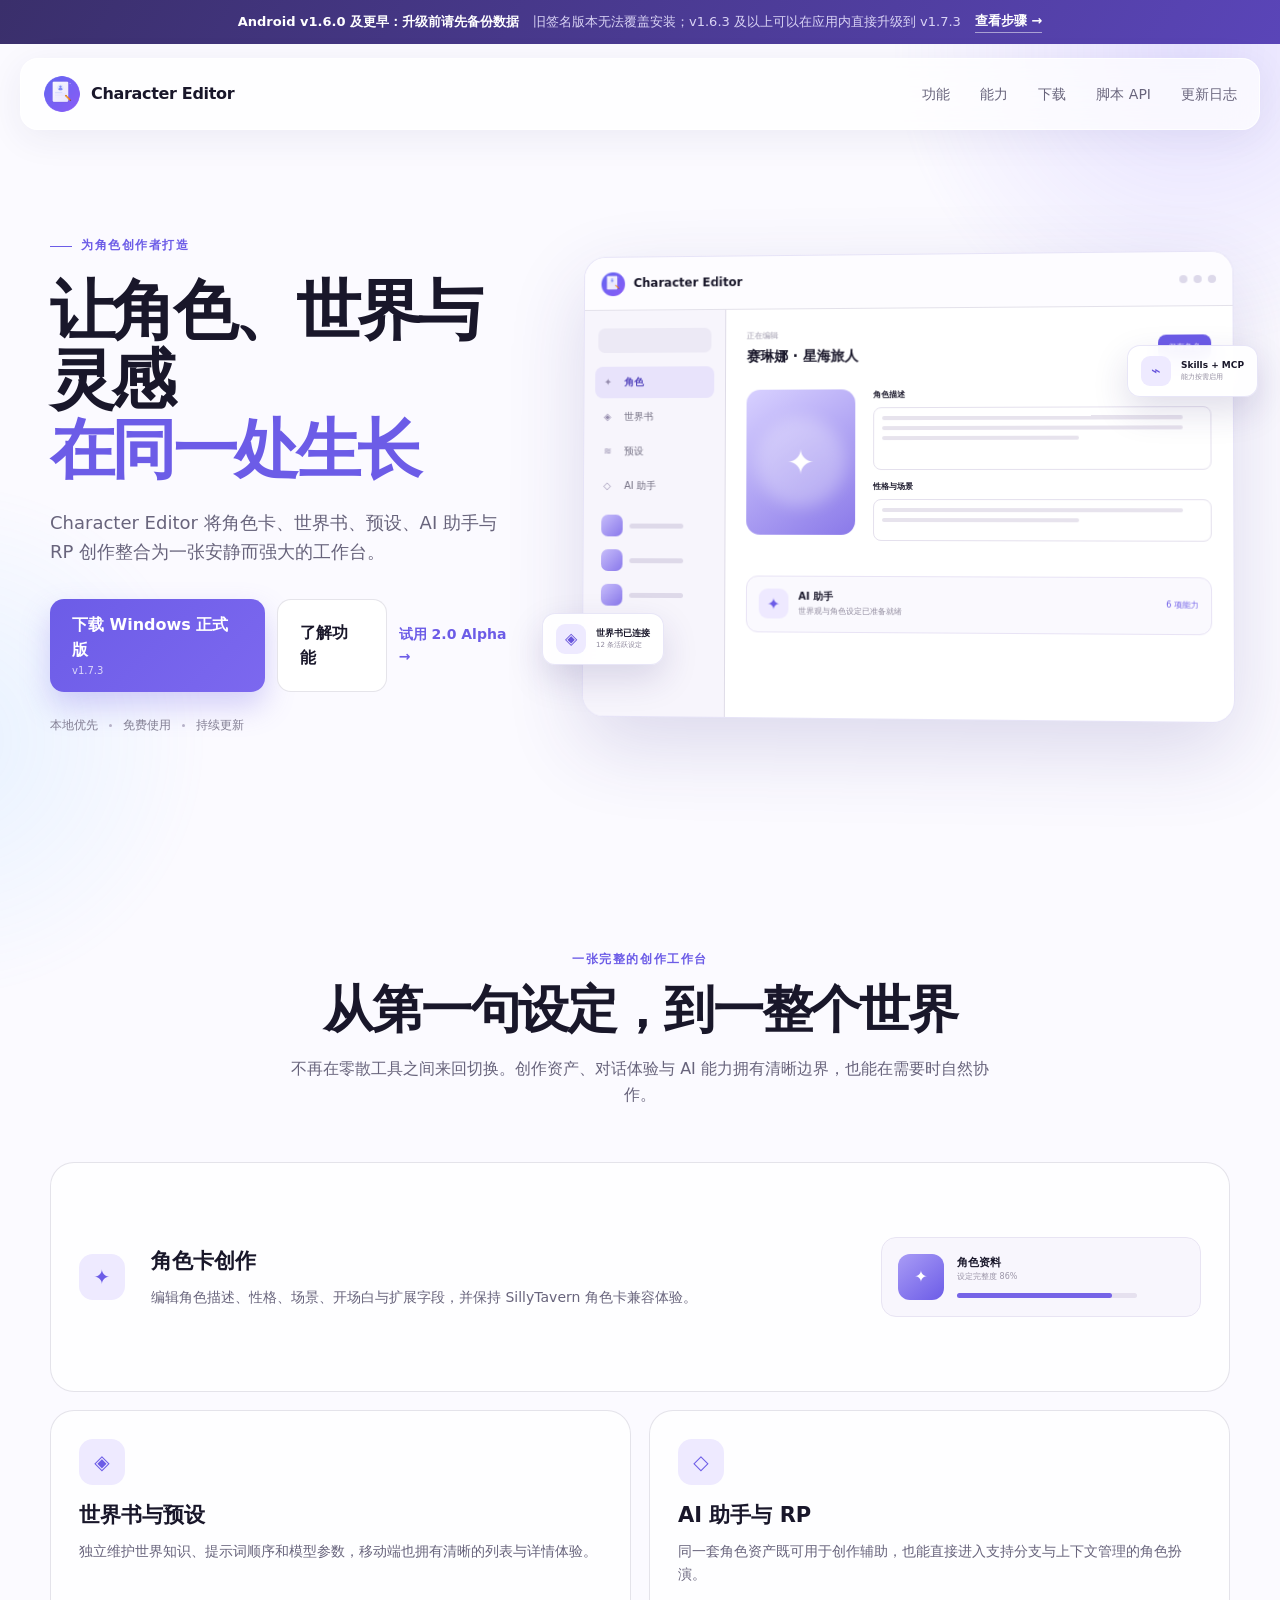
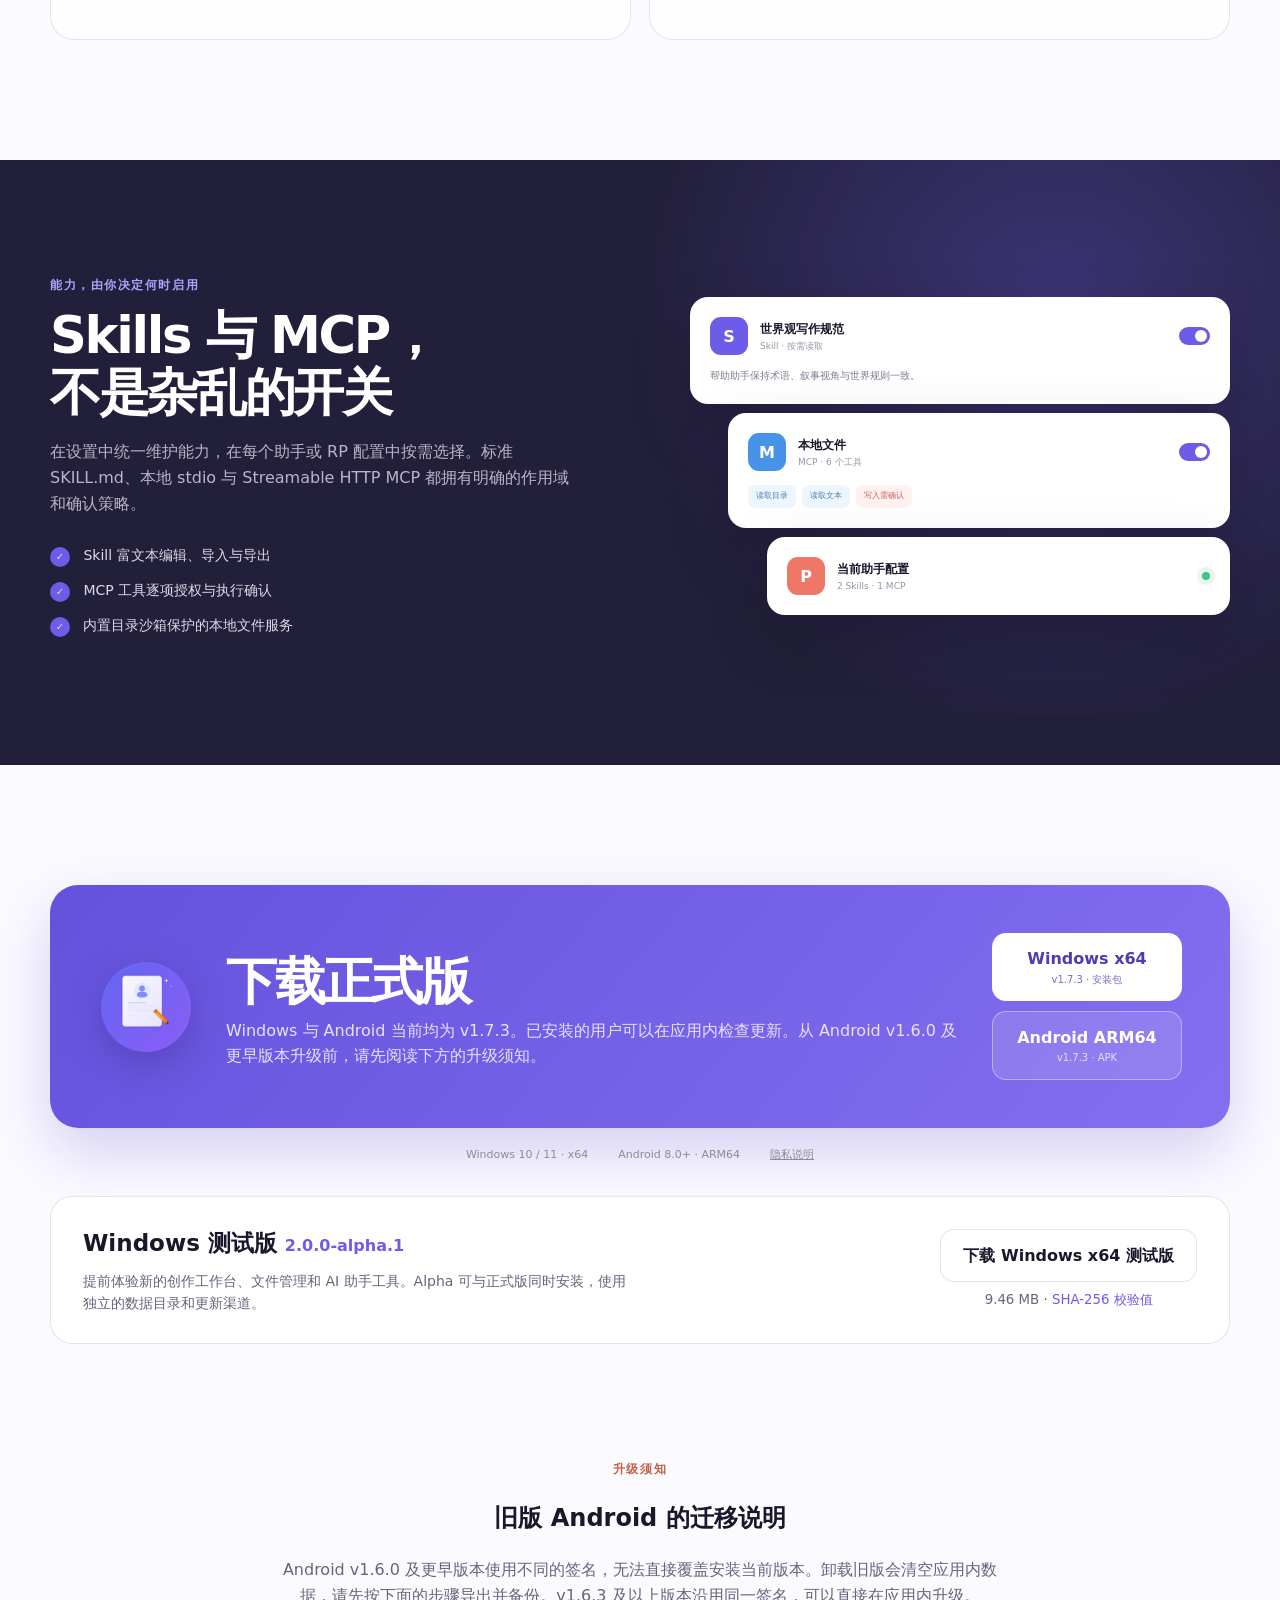
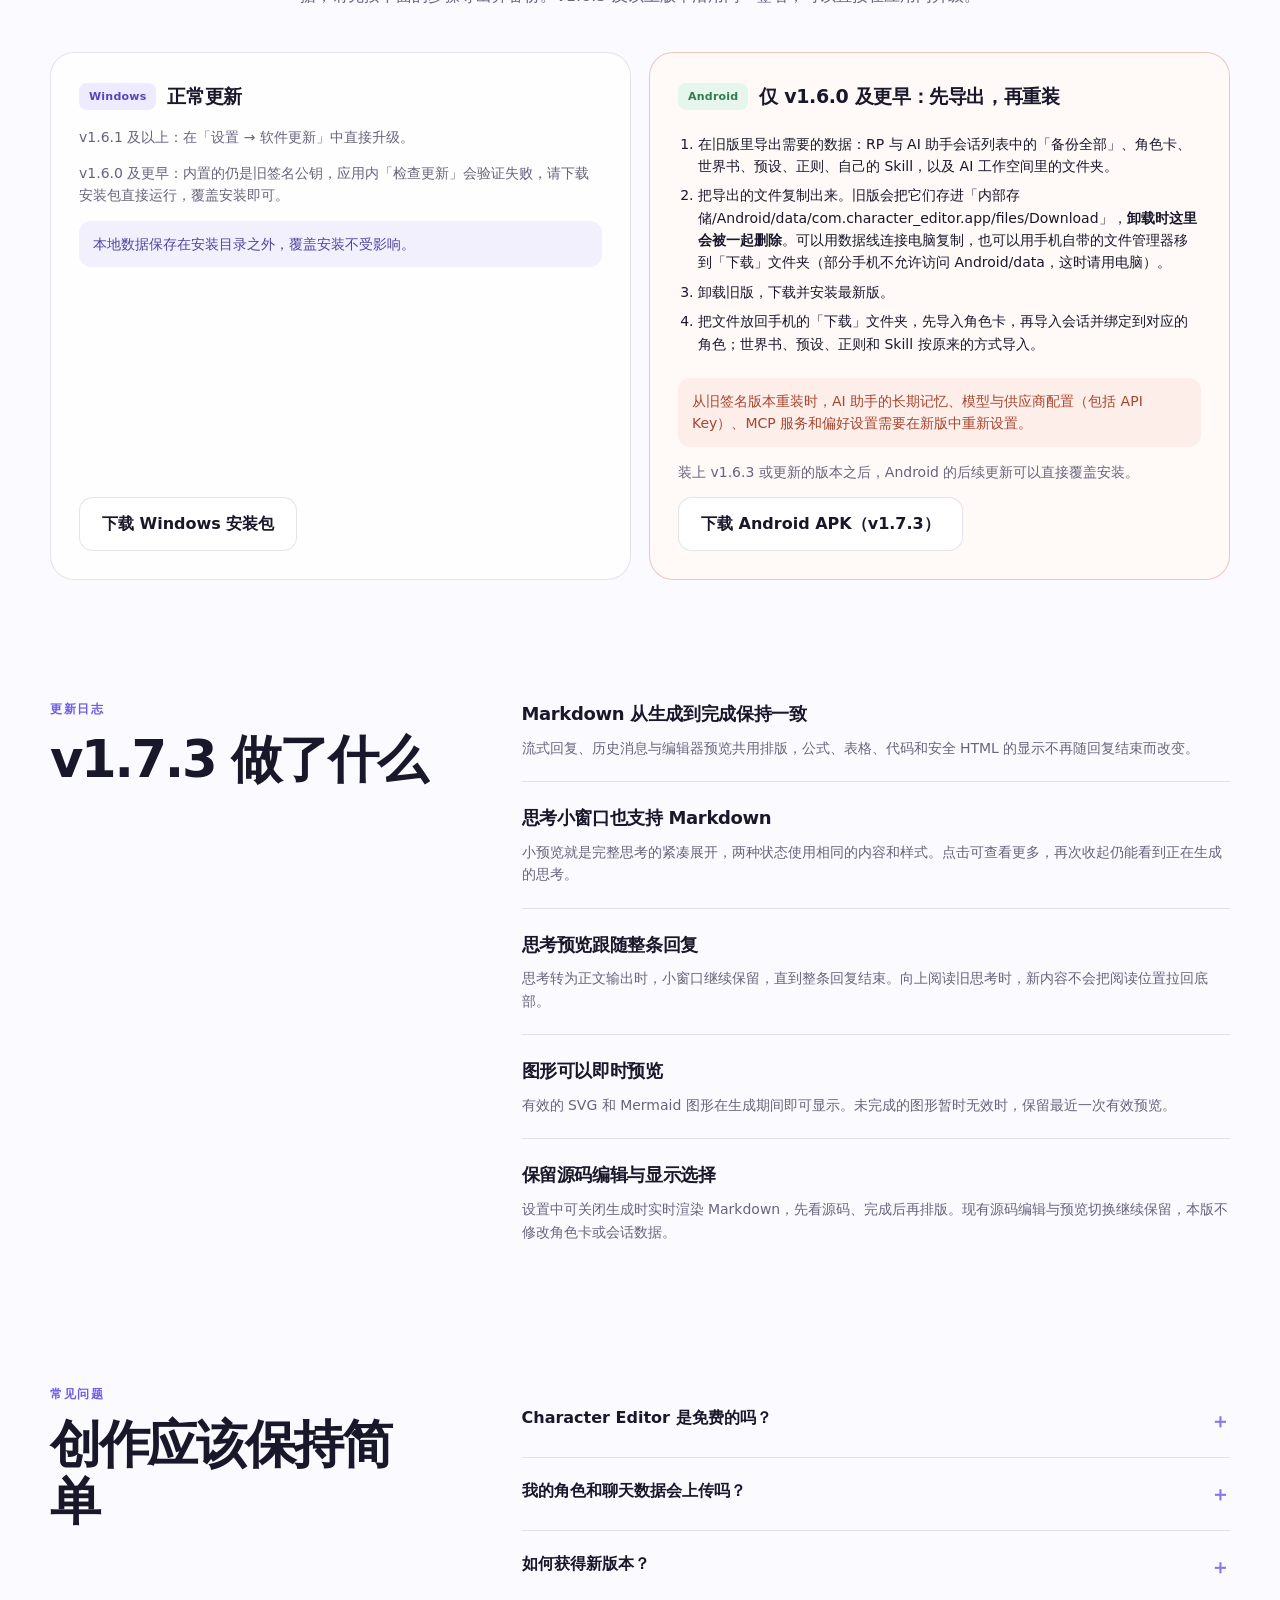
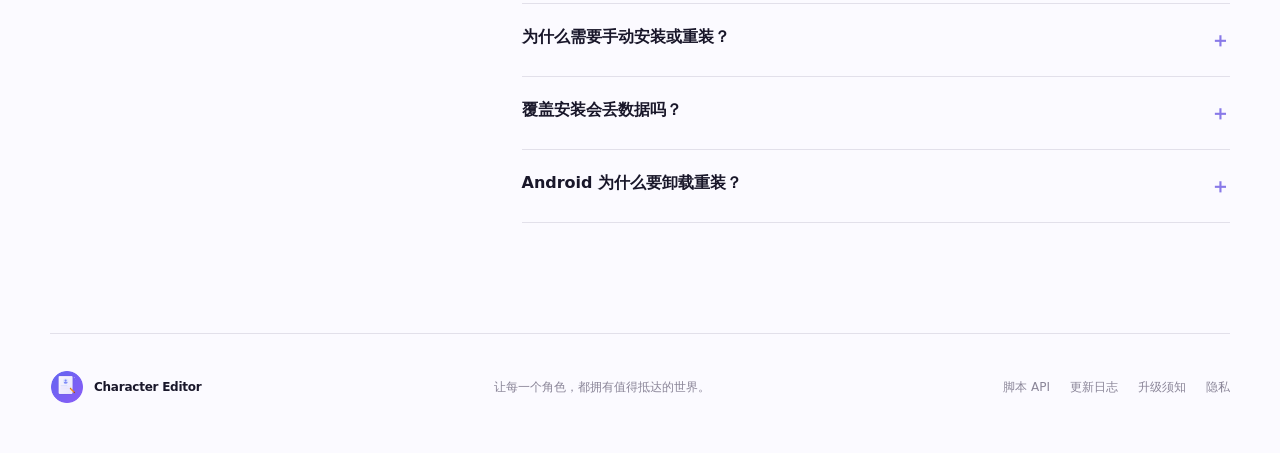
<file: index.html>
<!doctype html>
<html lang="zh-CN">
<head>
  <meta charset="utf-8">
  <meta name="viewport" content="width=device-width, initial-scale=1">
  <meta name="theme-color" content="#6d5dfc">
  <meta name="description" content="Character Editor 是一体化角色创作、世界构建与 AI 协作工作台。">
  <meta property="og:title" content="Character Editor">
  <meta property="og:description" content="角色创作、世界构建与 AI 协作，在同一张工作台完成。">
  <meta property="og:type" content="website">
  <meta property="og:image" content="https://torinaviolet.github.io/CharacterEditor-Releases/assets/og.png">
  <meta name="twitter:card" content="summary_large_image">
  <title>Character Editor — 角色创作工作台</title>
  <link rel="icon" type="image/png" href="assets/icon.png">
  <link rel="stylesheet" href="styles.css">
</head>
<body>
  <div class="ambient ambient-one"></div>
  <div class="ambient ambient-two"></div>

  <a class="upgrade-banner" href="#upgrade">
    <strong>Android v1.6.0 及更早：升级前请先备份数据</strong>
    <span>旧签名版本无法覆盖安装；v1.6.3 及以上可以在应用内直接升级到 v1.7.3</span>
    <em>查看步骤 →</em>
  </a>

  <header class="site-header" aria-label="主导航">
    <a class="brand" href="#top" aria-label="Character Editor 首页">
      <img src="assets/icon.png" alt="" width="38" height="38">
      <span>Character Editor</span>
    </a>
    <nav>
      <a href="#features">功能</a>
      <a href="#capabilities">能力</a>
      <a href="#download">下载</a>
      <a href="script-api.html">脚本 API</a>
      <a href="#changelog">更新日志</a>
    </nav>
  </header>

  <main id="top">
    <section class="hero section-shell">
      <div class="hero-copy">
        <div class="eyebrow"><span></span> 为角色创作者打造</div>
        <h1>让角色、世界与灵感<br><em>在同一处生长</em></h1>
        <p class="hero-lead">Character Editor 将角色卡、世界书、预设、AI 助手与 RP 创作整合为一张安静而强大的工作台。</p>
        <div class="hero-actions">
          <a class="button button-primary" href="https://pub-574cb9a14cd54d07bf69c82e02931fa3.r2.dev/CharacterEditor-Windows-x64-setup.exe">
            <span>下载 Windows 正式版</span>
            <small>v1.7.3</small>
          </a>
          <a class="button button-secondary" href="#features">了解功能</a>
          <a class="alpha-jump" href="#alpha">试用 2.0 Alpha →</a>
        </div>
        <div class="trust-row" aria-label="产品特性">
          <span>本地优先</span><i></i><span>免费使用</span><i></i><span>持续更新</span>
        </div>
      </div>

      <div class="app-stage" aria-label="Character Editor 界面示意">
        <div class="app-window">
          <div class="window-bar">
            <div class="window-brand"><img src="assets/icon.png" alt=""><span>Character Editor</span></div>
            <div class="window-actions"><b></b><b></b><b></b></div>
          </div>
          <div class="window-body">
            <aside class="mock-sidebar">
              <div class="mock-search"></div>
              <div class="mock-nav active"><span>✦</span> 角色</div>
              <div class="mock-nav"><span>◈</span> 世界书</div>
              <div class="mock-nav"><span>≋</span> 预设</div>
              <div class="mock-nav"><span>◇</span> AI 助手</div>
              <div class="mock-avatar-row"><div></div><p></p></div>
              <div class="mock-avatar-row"><div></div><p></p></div>
              <div class="mock-avatar-row"><div></div><p></p></div>
            </aside>
            <div class="mock-editor">
              <div class="editor-head"><div><small>正在编辑</small><strong>赛琳娜 · 星海旅人</strong></div><button>保存角色</button></div>
              <div class="editor-grid">
                <div class="portrait"><div class="portrait-glow"></div><span>✦</span></div>
                <div class="fields"><label>角色描述</label><div class="field tall"><p></p><p></p><p class="short"></p></div><label>性格与场景</label><div class="field"><p></p><p class="short"></p></div></div>
              </div>
              <div class="assistant-card"><div class="spark">✦</div><div><strong>AI 助手</strong><p>世界观与角色设定已准备就绪</p></div><span>6 项能力</span></div>
            </div>
          </div>
        </div>
        <div class="float-card float-left"><span>◈</span><div><b>世界书已连接</b><small>12 条活跃设定</small></div></div>
        <div class="float-card float-right"><span>⌁</span><div><b>Skills + MCP</b><small>能力按需启用</small></div></div>
      </div>
    </section>

    <section class="intro section-shell" id="features">
      <div class="section-kicker">一张完整的创作工作台</div>
      <h2>从第一句设定，到一整个世界</h2>
      <p class="section-copy">不再在零散工具之间来回切换。创作资产、对话体验与 AI 能力拥有清晰边界，也能在需要时自然协作。</p>
      <div class="feature-grid">
        <article class="feature feature-wide">
          <div class="feature-icon">✦</div>
          <div><h3>角色卡创作</h3><p>编辑角色描述、性格、场景、开场白与扩展字段，并保持 SillyTavern 角色卡兼容体验。</p></div>
          <div class="mini-character"><div class="mini-face">✦</div><div><b>角色资料</b><span>设定完整度 86%</span><i><em></em></i></div></div>
        </article>
        <article class="feature">
          <div class="feature-icon">◈</div><h3>世界书与预设</h3><p>独立维护世界知识、提示词顺序和模型参数，移动端也拥有清晰的列表与详情体验。</p>
        </article>
        <article class="feature">
          <div class="feature-icon">◇</div><h3>AI 助手与 RP</h3><p>同一套角色资产既可用于创作辅助，也能直接进入支持分支与上下文管理的角色扮演。</p>
        </article>
      </div>
    </section>

    <section class="capability-section" id="capabilities">
      <div class="section-shell capability-inner">
        <div>
          <div class="section-kicker light">能力，由你决定何时启用</div>
          <h2>Skills 与 MCP，<br>不是杂乱的开关</h2>
          <p>在设置中统一维护能力，在每个助手或 RP 配置中按需选择。标准 SKILL.md、本地 stdio 与 Streamable HTTP MCP 都拥有明确的作用域和确认策略。</p>
          <ul>
            <li><span>✓</span> Skill 富文本编辑、导入与导出</li>
            <li><span>✓</span> MCP 工具逐项授权与执行确认</li>
            <li><span>✓</span> 内置目录沙箱保护的本地文件服务</li>
          </ul>
        </div>
        <div class="capability-stack">
          <div class="cap-card"><div class="cap-top"><span class="cap-icon violet">S</span><div><b>世界观写作规范</b><small>Skill · 按需读取</small></div><i class="switch on"></i></div><p>帮助助手保持术语、叙事视角与世界规则一致。</p></div>
          <div class="cap-card shifted"><div class="cap-top"><span class="cap-icon blue">M</span><div><b>本地文件</b><small>MCP · 6 个工具</small></div><i class="switch on"></i></div><div class="tool-pills"><span>读取目录</span><span>读取文本</span><span class="confirm">写入需确认</span></div></div>
          <div class="cap-card shifted-more"><div class="cap-top"><span class="cap-icon coral">P</span><div><b>当前助手配置</b><small>2 Skills · 1 MCP</small></div><i class="status-dot"></i></div></div>
        </div>
      </div>
    </section>

    <section class="download section-shell" id="download">
      <div class="download-card">
        <img src="assets/icon.png" alt="Character Editor 图标" width="96" height="96">
        <div class="download-copy"><h2>下载正式版</h2><p>Windows 与 Android 当前均为 v1.7.3。已安装的用户可以在应用内检查更新。从 Android v1.6.0 及更早版本升级前，请先阅读下方的升级须知。</p></div>
        <div class="download-actions">
          <a class="button button-light" href="https://pub-574cb9a14cd54d07bf69c82e02931fa3.r2.dev/CharacterEditor-Windows-x64-setup.exe"><span>Windows x64</span><small>v1.7.3 · 安装包</small></a>
          <a class="button button-android" href="https://pub-574cb9a14cd54d07bf69c82e02931fa3.r2.dev/CharacterEditor-Android-arm64.apk"><span>Android ARM64</span><small>v1.7.3 · APK</small></a>
        </div>
      </div>
      <div class="download-meta"><span>Windows 10 / 11 · x64</span><span>Android 8.0+ · ARM64</span><a href="privacy.html">隐私说明</a></div>
      <article class="alpha-download" id="alpha" aria-labelledby="alpha-title">
        <div>
          <h3 id="alpha-title">Windows 测试版 <span>2.0.0-alpha.1</span></h3>
          <p>提前体验新的创作工作台、文件管理和 AI 助手工具。Alpha 可与正式版同时安装，使用独立的数据目录和更新渠道。</p>
        </div>
        <div class="alpha-actions">
          <a class="button button-secondary" href="https://pub-574cb9a14cd54d07bf69c82e02931fa3.r2.dev/alpha/2.0.0-alpha.1/CharacterEditor-2.0.0-alpha.1-Windows-x64-setup.exe">下载 Windows x64 测试版</a>
          <small>9.46 MB · <a href="https://pub-574cb9a14cd54d07bf69c82e02931fa3.r2.dev/alpha/2.0.0-alpha.1/CharacterEditor-2.0.0-alpha.1-Windows-x64-setup.exe.sha256">SHA-256 校验值</a></small>
        </div>
      </article>
    </section>

    <section class="upgrade section-shell" id="upgrade">
      <div class="section-kicker warn">升级须知</div>
      <h2>旧版 Android 的迁移说明</h2>
      <p class="section-copy upgrade-lead">Android v1.6.0 及更早版本使用不同的签名，无法直接覆盖安装当前版本。卸载旧版会清空应用内数据，请先按下面的步骤导出并备份。v1.6.3 及以上版本沿用同一签名，可以直接在应用内升级。</p>

      <div class="upgrade-grid">
        <article class="upgrade-card">
          <div class="upgrade-head"><span class="upgrade-badge win">Windows</span><b>正常更新</b></div>
          <p>v1.6.1 及以上：在「设置 → 软件更新」中直接升级。</p>
          <p>v1.6.0 及更早：内置的仍是旧签名公钥，应用内「检查更新」会验证失败，请下载安装包直接运行，覆盖安装即可。</p>
          <p class="upgrade-note ok">本地数据保存在安装目录之外，覆盖安装不受影响。</p>
          <a class="button button-secondary" href="https://pub-574cb9a14cd54d07bf69c82e02931fa3.r2.dev/CharacterEditor-Windows-x64-setup.exe">下载 Windows 安装包</a>
        </article>

        <article class="upgrade-card danger">
          <div class="upgrade-head"><span class="upgrade-badge droid">Android</span><b>仅 v1.6.0 及更早：先导出，再重装</b></div>
          <ol>
            <li>在旧版里导出需要的数据：RP 与 AI 助手会话列表中的「备份全部」、角色卡、世界书、预设、正则、自己的 Skill，以及 AI 工作空间里的文件夹。</li>
            <li>把导出的文件复制出来。旧版会把它们存进「内部存储/Android/data/com.character_editor.app/files/Download」，<strong>卸载时这里会被一起删除</strong>。可以用数据线连接电脑复制，也可以用手机自带的文件管理器移到「下载」文件夹（部分手机不允许访问 Android/data，这时请用电脑）。</li>
            <li>卸载旧版，下载并安装最新版。</li>
            <li>把文件放回手机的「下载」文件夹，先导入角色卡，再导入会话并绑定到对应的角色；世界书、预设、正则和 Skill 按原来的方式导入。</li>
          </ol>
          <p class="upgrade-note danger">从旧签名版本重装时，AI 助手的长期记忆、模型与供应商配置（包括 API Key）、MCP 服务和偏好设置需要在新版中重新设置。</p>
          <p>装上 v1.6.3 或更新的版本之后，Android 的后续更新可以直接覆盖安装。</p>
          <a class="button button-secondary" href="https://pub-574cb9a14cd54d07bf69c82e02931fa3.r2.dev/CharacterEditor-Android-arm64.apk">下载 Android APK（v1.7.3）</a>
        </article>
      </div>
    </section>

    <section class="changelog section-shell" id="changelog">
      <div><div class="section-kicker">更新日志</div><h2>v1.7.3 做了什么</h2></div>
      <div class="changelog-list">
        <article>
          <h3>Markdown 从生成到完成保持一致</h3>
          <p>流式回复、历史消息与编辑器预览共用排版，公式、表格、代码和安全 HTML 的显示不再随回复结束而改变。</p>
        </article>
        <article>
          <h3>思考小窗口也支持 Markdown</h3>
          <p>小预览就是完整思考的紧凑展开，两种状态使用相同的内容和样式。点击可查看更多，再次收起仍能看到正在生成的思考。</p>
        </article>
        <article>
          <h3>思考预览跟随整条回复</h3>
          <p>思考转为正文输出时，小窗口继续保留，直到整条回复结束。向上阅读旧思考时，新内容不会把阅读位置拉回底部。</p>
        </article>
        <article>
          <h3>图形可以即时预览</h3>
          <p>有效的 SVG 和 Mermaid 图形在生成期间即可显示。未完成的图形暂时无效时，保留最近一次有效预览。</p>
        </article>
        <article>
          <h3>保留源码编辑与显示选择</h3>
          <p>设置中可关闭生成时实时渲染 Markdown，先看源码、完成后再排版。现有源码编辑与预览切换继续保留，本版不修改角色卡或会话数据。</p>
        </article>
      </div>
    </section>

    <section class="faq section-shell">
      <div><div class="section-kicker">常见问题</div><h2>创作应该保持简单</h2></div>
      <div class="faq-list">
        <details><summary>Character Editor 是免费的吗？<span>＋</span></summary><p>是。公开发行仓库提供可直接下载的桌面安装包，当前不收取费用。</p></details>
        <details><summary>我的角色和聊天数据会上传吗？<span>＋</span></summary><p>角色、世界书、预设和会话默认保存在本机。只有在你主动配置 AI 服务或 MCP 服务时，相关请求才会发送到对应服务。</p></details>
        <details><summary>如何获得新版本？<span>＋</span></summary><p>正常情况下可以在应用设置里检查更新，也可以随时回到本页面手动下载。例外有两种：Windows v1.6.0 及更早需要手动安装一次；Android v1.6.0 及更早需要按<a href="#upgrade">升级须知</a>导出数据后重装。之后两端都恢复应用内更新。</p></details>
        <details><summary>为什么需要手动安装或重装？<span>＋</span></summary><p>应用的更新包由一把私钥签名，安装后的版本用配套的公钥验证它。v1.6.1 起更换了这对密钥，于是旧版本手里的公钥验不过新包，Android 系统也拒绝让签名不同的包覆盖安装。这是系统层面的安全机制，只能手动处理一次。</p></details>
        <details><summary>覆盖安装会丢数据吗？<span>＋</span></summary><p>Windows 不会。数据保存在安装目录之外，覆盖安装不会碰它，新版本启动后继续使用同一份数据。如果你把数据放在了自定义位置而新版本没有认出来，可以在应用的设置 → 存储里用「设置数据路径」重新指向它——这个操作只改指针，不会复制或删除任何文件。Android 从 v1.6.0 升级需要卸载重装，卸载会清空应用内数据，所以一定要先导出；装上 v1.6.3 或更新的版本之后，更新都是覆盖安装，不会丢数据。</p></details>
        <details><summary>Android 为什么要卸载重装？<span>＋</span></summary><p>旧的签名密钥在开发电脑重置系统时丢失，已经无法找回，新版只能用新签名发布。我们等了两个版本，最终决定不再让 Android 用户继续留在有问题的 v1.6.0 上（例如世界书无法注入），所以在 v1.6.3 提供导出后重装的迁移方式。给你带来麻烦，非常抱歉。</p></details>
      </div>
    </section>
  </main>

  <footer class="section-shell">
    <a class="brand" href="#top"><img src="assets/icon.png" alt="" width="34" height="34"><span>Character Editor</span></a>
    <p>让每一个角色，都拥有值得抵达的世界。</p>
    <div><a href="script-api.html">脚本 API</a><a href="#changelog">更新日志</a><a href="#upgrade">升级须知</a><a href="privacy.html">隐私</a></div>
  </footer>
</body>
</html>
</file>
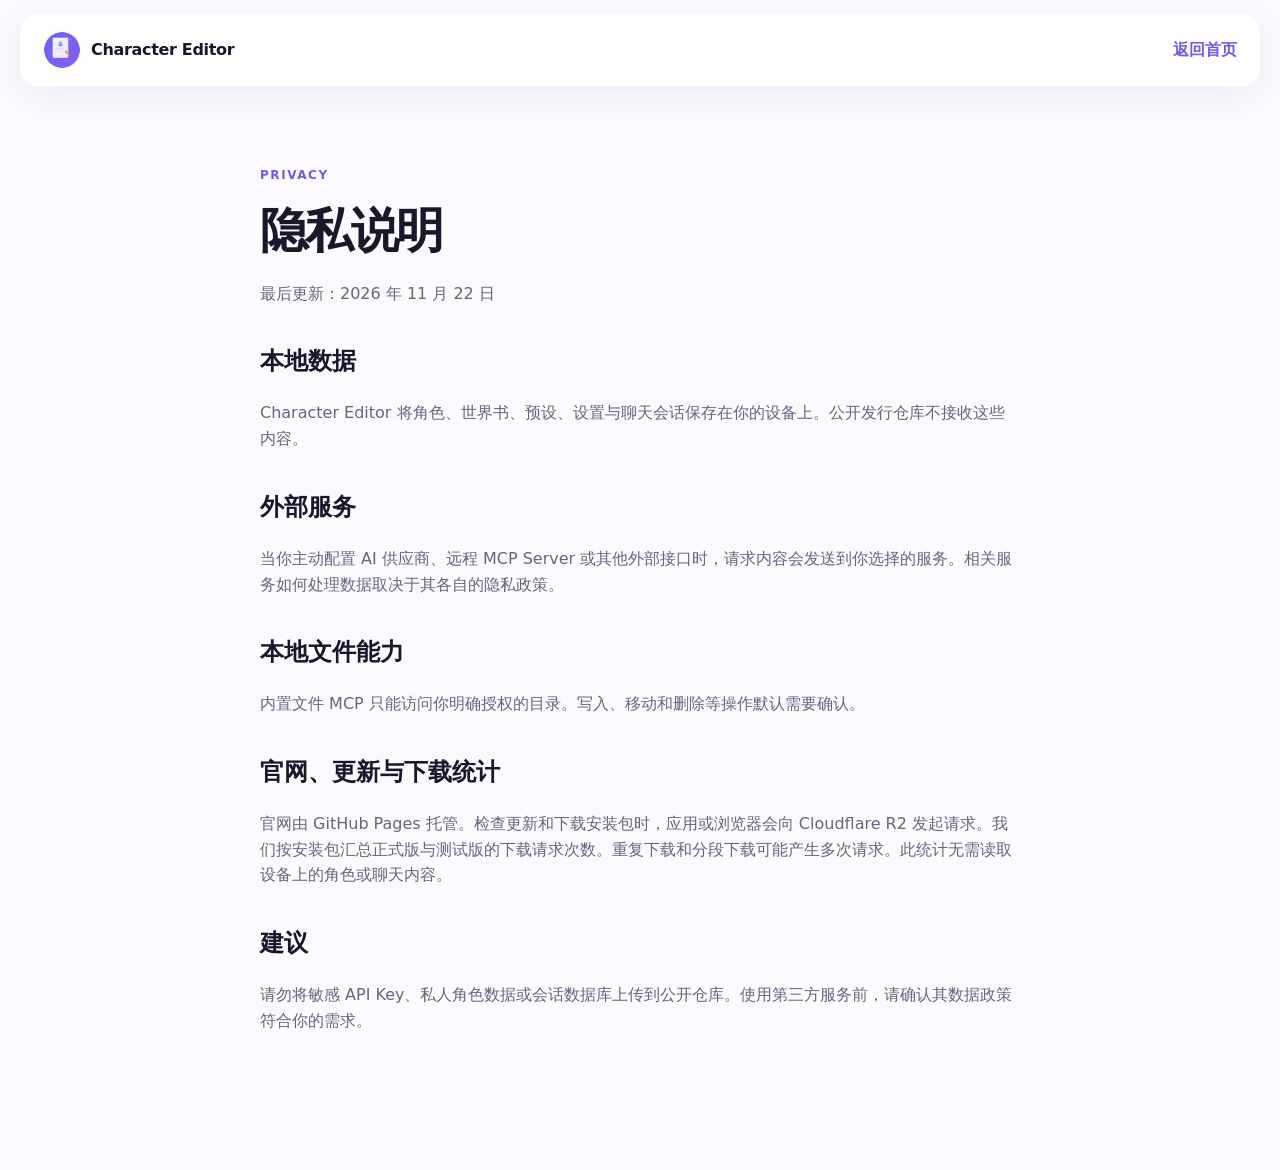
<file: privacy.html>
<!doctype html><html lang="zh-CN"><head><meta charset="utf-8"><meta name="viewport" content="width=device-width,initial-scale=1"><title>隐私说明 — Character Editor</title><link rel="icon" href="assets/icon.png"><link rel="stylesheet" href="styles.css"><style>.legal{max-width:760px;padding:80px 0 120px}.legal h1{font-size:48px}.legal h2{margin-top:36px}.legal p,.legal li{color:var(--muted)}.back{color:var(--violet);font-weight:700}</style></head><body><header class="site-header"><a class="brand" href="index.html"><img src="assets/icon.png" alt="" width="38" height="38"><span>Character Editor</span></a><a class="back" href="index.html">返回首页</a></header><main class="section-shell legal"><div class="section-kicker">Privacy</div><h1>隐私说明</h1><p>最后更新：2026 年 11 月 22 日</p><h2>本地数据</h2><p>Character Editor 将角色、世界书、预设、设置与聊天会话保存在你的设备上。公开发行仓库不接收这些内容。</p><h2>外部服务</h2><p>当你主动配置 AI 供应商、远程 MCP Server 或其他外部接口时，请求内容会发送到你选择的服务。相关服务如何处理数据取决于其各自的隐私政策。</p><h2>本地文件能力</h2><p>内置文件 MCP 只能访问你明确授权的目录。写入、移动和删除等操作默认需要确认。</p><h2>官网、更新与下载统计</h2><p>官网由 GitHub Pages 托管。检查更新和下载安装包时，应用或浏览器会向 Cloudflare R2 发起请求。我们按安装包汇总正式版与测试版的下载请求次数。重复下载和分段下载可能产生多次请求。此统计无需读取设备上的角色或聊天内容。</p><h2>建议</h2><p>请勿将敏感 API Key、私人角色数据或会话数据库上传到公开仓库。使用第三方服务前，请确认其数据政策符合你的需求。</p></main></body></html>
</file>
<file: styles.css>
:root{--ink:#19172a;--muted:#68647c;--violet:#6c5ce7;--violet-2:#8c7cf7;--line:rgba(45,39,82,.12);--paper:#fbfaff;--shadow:0 28px 80px rgba(55,43,135,.16)}
*{box-sizing:border-box}html{scroll-behavior:smooth}body{margin:0;background:var(--paper);color:var(--ink);font-family:"Segoe UI","PingFang SC","Microsoft YaHei",system-ui,sans-serif;line-height:1.6;overflow-x:hidden}a{color:inherit;text-decoration:none}.section-shell{width:min(1180px,calc(100% - 40px));margin-inline:auto}.ambient{position:absolute;border-radius:999px;filter:blur(2px);pointer-events:none;z-index:-1}.ambient-one{width:620px;height:620px;right:-220px;top:-260px;background:radial-gradient(circle,rgba(133,111,255,.18),rgba(133,111,255,0) 68%)}.ambient-two{width:520px;height:520px;left:-310px;top:480px;background:radial-gradient(circle,rgba(95,188,255,.12),rgba(95,188,255,0) 70%)}
.site-header{width:min(1240px,calc(100% - 32px));height:72px;margin:14px auto 0;padding:0 22px;display:flex;align-items:center;justify-content:space-between;border:1px solid rgba(255,255,255,.8);background:rgba(255,255,255,.72);backdrop-filter:blur(18px);border-radius:18px;position:sticky;top:14px;z-index:20;box-shadow:0 8px 36px rgba(48,36,105,.07)}.brand{display:flex;align-items:center;gap:10px;font-weight:750;letter-spacing:-.02em}.brand img{border-radius:11px}.site-header nav{display:flex;gap:30px;font-size:14px;color:var(--muted)}.site-header nav a:hover{color:var(--violet)}
.hero{min-height:720px;display:grid;grid-template-columns:.84fr 1.16fr;align-items:center;gap:56px;padding:82px 0 90px}.eyebrow,.section-kicker{font-size:12px;font-weight:750;letter-spacing:.13em;text-transform:uppercase;color:var(--violet)}.eyebrow{display:flex;align-items:center;gap:9px}.eyebrow span{width:22px;height:1px;background:var(--violet)}h1{font-size:clamp(48px,5.1vw,72px);line-height:1.07;letter-spacing:-.055em;margin:20px 0 24px;font-weight:780}h1 em{font-style:normal;color:var(--violet)}.hero-lead{font-size:18px;color:var(--muted);max-width:570px;margin:0 0 32px}.hero-actions{display:flex;gap:12px;align-items:stretch}.button{display:inline-flex;align-items:center;justify-content:center;border-radius:14px;padding:13px 22px;font-weight:700;transition:.2s ease}.button:hover{transform:translateY(-2px)}.button-primary{background:linear-gradient(135deg,var(--violet),#7c68ef);color:#fff;box-shadow:0 14px 30px rgba(108,92,231,.28);flex-direction:column;align-items:flex-start;min-width:210px}.button small{font-size:10px;font-weight:500;opacity:.75}.button-secondary{border:1px solid var(--line);background:#fff}.trust-row{display:flex;align-items:center;gap:11px;margin-top:24px;color:#817d92;font-size:12px}.trust-row i{width:3px;height:3px;border-radius:50%;background:#b6b1c8}
.app-stage{position:relative;perspective:1200px}.app-window{background:#fff;border:1px solid rgba(102,85,204,.16);border-radius:22px;box-shadow:var(--shadow);overflow:hidden;transform:rotateY(-3deg) rotateX(1deg)}.window-bar{height:54px;padding:0 16px;display:flex;align-items:center;justify-content:space-between;border-bottom:1px solid var(--line);background:#fdfcff}.window-brand{display:flex;align-items:center;gap:8px;font-size:12px;font-weight:700}.window-brand img{width:26px;height:26px}.window-actions{display:flex;gap:6px}.window-actions b{width:8px;height:8px;border-radius:50%;background:#ddd9ea}.window-body{display:grid;grid-template-columns:145px 1fr;min-height:410px}.mock-sidebar{padding:18px 11px;background:#f7f5fc;border-right:1px solid var(--line)}.mock-search{height:25px;border-radius:7px;background:#ece9f5;margin:0 3px 14px}.mock-nav{padding:8px 9px;margin:3px 0;border-radius:8px;font-size:10px;color:#716d80}.mock-nav span{display:inline-block;width:18px;color:#958cad}.mock-nav.active{background:#e8e3fb;color:#5546bd;font-weight:700}.mock-avatar-row{display:flex;align-items:center;gap:7px;margin:13px 7px}.mock-avatar-row div{width:22px;height:22px;border-radius:7px;background:linear-gradient(135deg,#c7bdfa,#8978eb)}.mock-avatar-row p{width:55px;height:5px;border-radius:9px;background:#ded9e9;margin:0}.mock-editor{padding:21px}.editor-head{display:flex;align-items:center;justify-content:space-between}.editor-head small{display:block;color:#9a95a8;font-size:8px}.editor-head strong{font-size:14px}.editor-head button{border:0;background:#6c5ce7;color:#fff;border-radius:8px;padding:7px 10px;font-size:8px}.editor-grid{display:grid;grid-template-columns:110px 1fr;gap:18px;margin-top:22px}.portrait{height:146px;border-radius:14px;background:linear-gradient(145deg,#d8d1ff,#8a79e9);display:grid;place-items:center;position:relative;overflow:hidden}.portrait-glow{position:absolute;width:90px;height:90px;border-radius:50%;background:rgba(255,255,255,.27);filter:blur(8px)}.portrait span{font-size:34px;color:white;position:relative}.fields label{display:block;font-size:8px;font-weight:700;margin:0 0 5px}.field{height:42px;border:1px solid #e4e0ed;border-radius:8px;padding:8px;margin-bottom:11px}.field.tall{height:63px}.field p{height:4px;width:94%;background:#e7e3ed;border-radius:5px;margin:0 0 6px}.field p.short{width:62%}.assistant-card{margin-top:24px;padding:12px;display:flex;align-items:center;gap:10px;border:1px solid #e8e3f5;background:#faf9fe;border-radius:12px}.spark{width:30px;height:30px;display:grid;place-items:center;border-radius:9px;background:#eee9ff;color:#6c5ce7}.assistant-card strong{display:block;font-size:10px}.assistant-card p{font-size:8px;color:#908a9d;margin:1px 0}.assistant-card>span{margin-left:auto;font-size:8px;color:#6c5ce7}.float-card{position:absolute;background:rgba(255,255,255,.92);backdrop-filter:blur(12px);border:1px solid rgba(103,86,201,.15);box-shadow:0 14px 35px rgba(47,35,117,.15);border-radius:13px;padding:10px 13px;display:flex;align-items:center;gap:10px}.float-card>span{width:30px;height:30px;border-radius:9px;display:grid;place-items:center;background:#eeeaff;color:#6855dc}.float-card b,.float-card small{display:block}.float-card b{font-size:9px}.float-card small{font-size:7px;color:#8f899d}.float-left{left:-36px;bottom:54px}.float-right{right:-28px;top:92px}
.intro{padding:100px 0 120px;text-align:center}.intro h2,.capability-section h2,.download h2,.faq h2{font-size:clamp(34px,4vw,52px);letter-spacing:-.045em;line-height:1.12;margin:12px 0 18px}.section-copy{max-width:720px;margin:0 auto;color:var(--muted)}.feature-grid{display:grid;grid-template-columns:1fr 1fr;gap:18px;margin-top:54px;text-align:left}.feature{border:1px solid var(--line);border-radius:24px;background:rgba(255,255,255,.72);padding:28px;min-height:230px;position:relative;overflow:hidden}.feature-wide{grid-column:1/-1;display:grid;grid-template-columns:52px 1fr 320px;align-items:center;gap:20px}.feature-icon{width:46px;height:46px;border-radius:14px;background:#eeeaff;color:#6c5ce7;display:grid;place-items:center;font-size:20px}.feature h3{font-size:21px;margin:14px 0 8px}.feature-wide h3{margin:0 0 8px}.feature p{color:var(--muted);font-size:14px;margin:0}.mini-character{display:flex;gap:13px;padding:16px;background:#f8f6fd;border:1px solid #e8e4f3;border-radius:15px}.mini-face{width:46px;height:46px;display:grid;place-items:center;color:#fff;border-radius:12px;background:linear-gradient(140deg,#a99cf6,#6c5ce7)}.mini-character b,.mini-character span{display:block}.mini-character b{font-size:11px}.mini-character span{font-size:8px;color:#9993a6}.mini-character i{display:block;width:180px;height:5px;background:#e6e1ef;border-radius:8px;margin-top:9px}.mini-character em{display:block;width:86%;height:100%;background:#7664e7;border-radius:inherit}
.capability-section{background:#221f3a;color:#fff;position:relative;overflow:hidden}.capability-section:after{content:"";position:absolute;inset:-40% -20% auto 45%;height:800px;background:radial-gradient(circle,rgba(111,91,231,.35),transparent 68%)}.capability-inner{padding:116px 0;display:grid;grid-template-columns:1fr 1fr;gap:100px;align-items:center;position:relative;z-index:1}.section-kicker.light{color:#aea2ff}.capability-inner>div>p{color:#b9b5c8;max-width:530px}.capability-inner ul{list-style:none;padding:0;margin:28px 0 0}.capability-inner li{margin:12px 0;color:#dedbea;font-size:14px}.capability-inner li span{display:inline-grid;place-items:center;width:20px;height:20px;background:#6c5ce7;border-radius:50%;margin-right:9px;font-size:10px}.capability-stack{position:relative;min-height:330px}.cap-card{position:absolute;inset:0 0 auto 0;background:#fff;color:var(--ink);border-radius:18px;padding:19px;box-shadow:0 24px 60px rgba(0,0,0,.22);border:1px solid rgba(255,255,255,.15)}.cap-card.shifted{top:116px;left:38px}.cap-card.shifted-more{top:240px;left:77px}.cap-top{display:flex;align-items:center;gap:12px}.cap-icon{width:38px;height:38px;border-radius:11px;display:grid;place-items:center;color:#fff;font-weight:800}.cap-icon.violet{background:#6c5ce7}.cap-icon.blue{background:#4793e8}.cap-icon.coral{background:#ef7768}.cap-top b,.cap-top small{display:block}.cap-top b{font-size:12px}.cap-top small{font-size:9px;color:#9892a5}.switch{margin-left:auto;width:31px;height:18px;border-radius:12px;background:#ddd;position:relative}.switch:after{content:"";position:absolute;width:12px;height:12px;border-radius:50%;background:#fff;top:3px;left:3px}.switch.on{background:#6c5ce7}.switch.on:after{left:16px}.cap-card p{font-size:10px;color:#817b8e;margin:13px 0 0}.tool-pills{display:flex;gap:6px;margin-top:14px}.tool-pills span{font-size:8px;padding:5px 8px;background:#edf5fd;color:#477db6;border-radius:7px}.tool-pills span.confirm{background:#fff1ef;color:#bf6156}.status-dot{margin-left:auto;width:8px;height:8px;border-radius:50%;background:#43c28a;box-shadow:0 0 0 5px rgba(67,194,138,.12)}
.download{padding:120px 0 80px}.download-card{padding:48px;display:grid;grid-template-columns:100px 1fr auto;align-items:center;gap:28px;border-radius:28px;color:#fff;background:linear-gradient(130deg,#6452dc,#846ff0);box-shadow:0 24px 60px rgba(91,71,201,.24)}.download-card img{filter:drop-shadow(0 12px 18px rgba(31,21,91,.25))}.download-card .section-kicker{color:#d9d3ff}.download-card h2{margin:8px 0}.download-card p{color:#e6e2ff;margin:0}.button-light{background:#fff;color:#4d3cb2;flex-direction:column;min-width:180px}.download-meta{display:flex;justify-content:center;gap:30px;margin-top:18px;color:#8e899c;font-size:11px}.download-meta a{text-decoration:underline}.faq{padding:80px 0 110px;display:grid;grid-template-columns:.7fr 1.3fr;gap:90px}.faq-list details{border-bottom:1px solid var(--line);padding:20px 0}.faq-list summary{cursor:pointer;list-style:none;display:flex;justify-content:space-between;font-weight:700}.faq-list summary::-webkit-details-marker{display:none}.faq-list summary span{color:#8879e8;font-size:20px}.faq-list details[open] summary span{transform:rotate(45deg)}.faq-list p{color:var(--muted);font-size:14px;margin:12px 36px 0 0}footer{border-top:1px solid var(--line);padding:32px 0 44px;display:flex;align-items:center;justify-content:space-between;color:#8a8598;font-size:12px}footer .brand{color:var(--ink)}footer div{display:flex;gap:20px}
@media(max-width:900px){.site-header nav{display:none}.hero{grid-template-columns:1fr;padding-top:60px}.hero-copy{text-align:center}.eyebrow,.hero-actions,.trust-row{justify-content:center}.hero-lead{margin-inline:auto}.app-stage{width:min(680px,92%);margin:0 auto}.feature-wide{grid-template-columns:52px 1fr}.mini-character{display:none}.capability-inner{grid-template-columns:1fr;gap:60px}.download-card{grid-template-columns:80px 1fr}.download-card>a{grid-column:1/-1}.faq{grid-template-columns:1fr;gap:26px}}
@media(max-width:620px){.section-shell{width:min(100% - 28px,1180px)}.site-header{height:62px}.hero{min-height:auto;padding:58px 0 76px;gap:48px}h1{font-size:44px}.hero-lead{font-size:16px}.hero-actions{flex-direction:column}.button-primary{align-items:center}.app-window{transform:none}.window-body{grid-template-columns:94px 1fr;min-height:310px}.mock-sidebar{padding:12px 6px}.mock-nav{font-size:0}.mock-nav span{font-size:11px}.mock-avatar-row{display:none}.mock-editor{padding:14px}.editor-grid{grid-template-columns:72px 1fr;gap:10px}.portrait{height:108px}.float-card{display:none}.intro{padding:78px 0}.feature-grid{grid-template-columns:1fr}.feature-wide{grid-template-columns:1fr}.feature-wide .feature-icon{margin-bottom:2px}.capability-inner{padding:84px 0}.capability-stack{transform:scale(.9);transform-origin:top left;width:111%}.download{padding:82px 0 55px}.download-card{padding:30px 24px;display:block;text-align:center}.download-card img{width:76px;height:76px}.download-card .button{margin-top:24px}.download-meta{flex-direction:column;gap:4px;text-align:center}.faq{padding:60px 0 80px}footer{flex-direction:column;gap:15px;text-align:center}}
.download-actions{display:grid;gap:10px}.button-android{background:rgba(255,255,255,.13);border:1px solid rgba(255,255,255,.38);color:#fff;flex-direction:column;min-width:190px}.download-meta{flex-wrap:wrap;gap:10px 30px}
@media(max-width:900px){.download-actions{grid-column:1/-1;grid-template-columns:1fr 1fr}}
@media(max-width:620px){.download-actions{display:grid;grid-template-columns:1fr;margin-top:24px}.download-card .download-actions .button{margin-top:0}}
/* 顶栏是 sticky，锚点跳转后标题会被压在它下面，留出让位高度。 */
#features,#capabilities,#download,#upgrade,#changelog{scroll-margin-top:104px}
@media(max-width:620px){#features,#capabilities,#download,#upgrade,#changelog{scroll-margin-top:88px}}
.upgrade-banner{display:flex;align-items:center;justify-content:center;flex-wrap:wrap;gap:6px 14px;padding:11px 20px;background:linear-gradient(120deg,#3a2f6b,#5a45b8);color:#fff;font-size:13px;text-align:center}.upgrade-banner strong{font-weight:750}.upgrade-banner span{color:#d9d3f5}.upgrade-banner em{font-style:normal;font-weight:700;color:#fff;border-bottom:1px solid rgba(255,255,255,.5)}.upgrade-banner:hover em{border-bottom-color:#fff}
.section-kicker.warn{color:#c2603f}.upgrade{padding:36px 0 24px;text-align:center}.upgrade-lead{margin-bottom:44px}.upgrade-grid{display:grid;grid-template-columns:1fr 1fr;gap:18px;text-align:left}.upgrade-card{border:1px solid var(--line);border-radius:24px;background:rgba(255,255,255,.78);padding:28px;display:flex;flex-direction:column}.upgrade-card.danger{border-color:rgba(200,90,60,.32);background:rgba(255,250,248,.9)}.upgrade-head{display:flex;align-items:center;gap:11px;margin-bottom:14px}.upgrade-head b{font-size:19px;letter-spacing:-.02em}.upgrade-badge{font-size:11px;font-weight:750;padding:5px 10px;border-radius:8px;letter-spacing:.02em}.upgrade-badge.win{background:#eeeaff;color:#5546bd}.upgrade-badge.droid{background:#e6f6ec;color:#2f7d4f}.upgrade-card>p{color:var(--muted);font-size:14px;margin:0 0 14px}.upgrade-card ol{margin:0 0 16px;padding-left:20px;color:var(--ink);font-size:14px}.upgrade-card ol li{margin:7px 0}.upgrade-note{font-size:13px;border-radius:12px;padding:12px 14px;margin:0 0 18px}.upgrade-note.ok{background:#f2f0fd;color:#4f45a0}.upgrade-note.danger{background:#fdeeea;color:#a8452e}.upgrade-card .button{align-self:flex-start;margin-top:auto}
.changelog{padding:96px 0 40px;display:grid;grid-template-columns:.7fr 1.3fr;gap:90px}.changelog h2{font-size:clamp(34px,4vw,52px);letter-spacing:-.045em;line-height:1.12;margin:12px 0 0}.changelog-list article{border-bottom:1px solid var(--line);padding:0 0 22px;margin-bottom:22px}.changelog-list article:last-child{border-bottom:0;margin-bottom:0}.changelog-list h3{font-size:18px;margin:0 0 8px;letter-spacing:-.02em}.changelog-list p{color:var(--muted);font-size:14px;margin:0}
/* 升级卡片里有不含断点的长路径（Android/data/...）。网格项默认 min-width:auto，会被它撑宽，窄屏上整列溢出。 */
.upgrade-card{min-width:0;overflow-wrap:anywhere}
.faq-list p a{color:var(--violet);text-decoration:underline}
@media(max-width:900px){.upgrade-grid{grid-template-columns:1fr}.changelog{grid-template-columns:1fr;gap:26px;padding-top:72px}}
@media(max-width:620px){.upgrade-banner{font-size:12px;padding:10px 16px}.upgrade{padding-top:20px}.upgrade-card{padding:22px}.changelog{padding:60px 0 30px}}
@media(prefers-reduced-motion:reduce){html{scroll-behavior:auto}.button{transition:none}}

.alpha-jump { color: var(--violet); font-size: 14px; font-weight: 700; align-self: center; }
.alpha-jump:hover, .alpha-actions small a:hover { text-decoration: underline; }
.alpha-download {
  display: flex;
  align-items: center;
  justify-content: space-between;
  gap: 28px;
  margin-top: 32px;
  padding: 28px 32px;
  border: 1px solid var(--line);
  border-radius: 22px;
  background: #fff;
  scroll-margin-top: 104px;
}
.alpha-download h3 { margin: 0 0 8px; font-size: 23px; }
.alpha-download h3 span { display: inline-block; color: var(--violet); font-size: 16px; }
.alpha-download p { max-width: 62ch; margin: 0; color: var(--muted); font-size: 14px; }
.alpha-actions { display: grid; justify-items: center; gap: 7px; flex-shrink: 0; }
.alpha-actions small { color: var(--muted); }
.alpha-actions small a { color: var(--violet); }
@media (max-width: 620px) {
  .alpha-download { display: grid; gap: 20px; padding: 24px; scroll-margin-top: 88px; }
  .alpha-actions { justify-items: start; }
}
</file>
